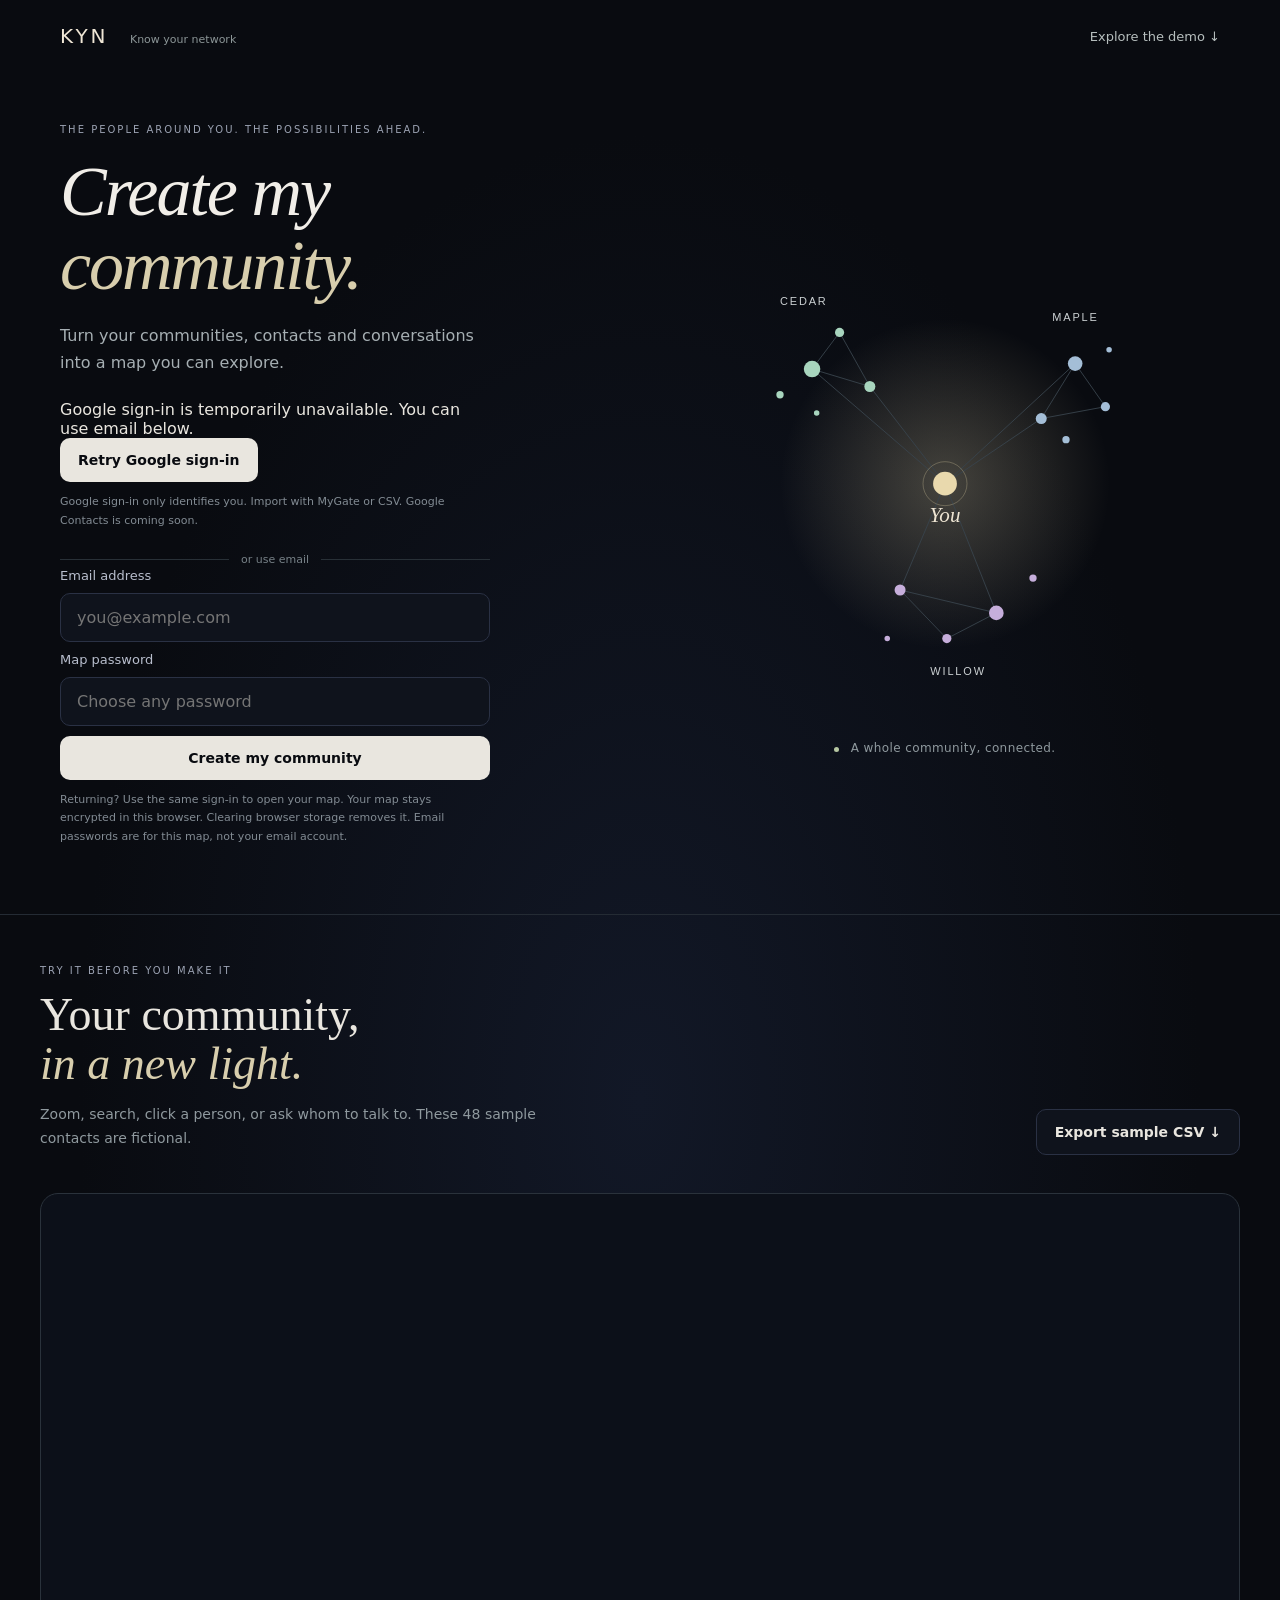
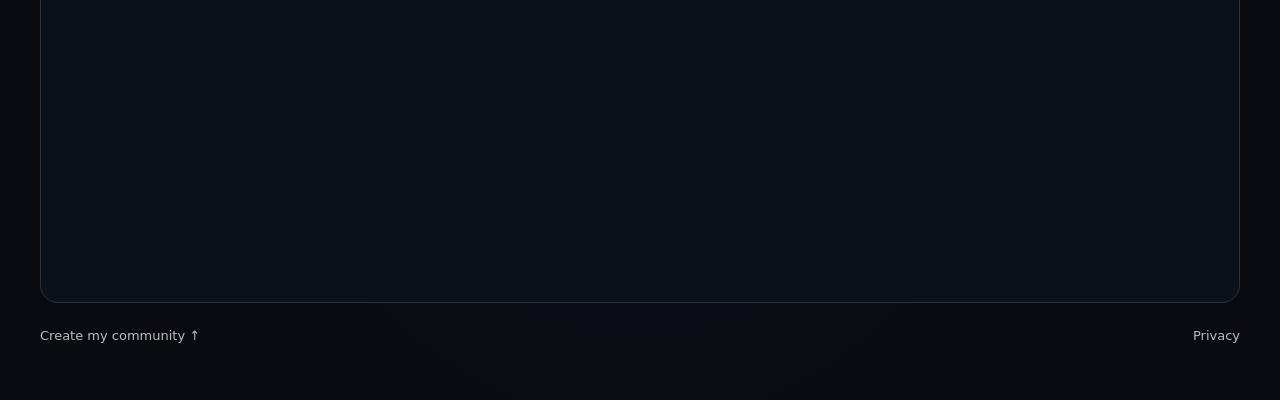
<file: index.html>
<!doctype html>
<html lang="en">
  <head>
    <meta charset="utf-8" />
    <meta name="viewport" content="width=device-width,initial-scale=1" />
    <meta name="referrer" content="strict-origin-when-cross-origin" />
    <meta name="robots" content="noindex,nofollow" />
    <title>KYN · Create my community</title>
    <link rel="stylesheet" href="assets/community.css" />
  </head>
  <body>
    <main id="setup" class="homepage">
      <nav class="home-nav"><a class="brand" href="index.html">KYN <span>Know your network</span></a><a href="#demo-section">Explore the demo ↓</a></nav>
      <div class="home-hero">
        <div class="home-copy">
          <div class="eyebrow">The people around you. The possibilities ahead.</div>
          <h1>Create my<br><em>community.</em></h1>
          <p class="home-description">Turn your communities, contacts and conversations into a map you can explore.</p>
          <div id="google-login"></div>
          <button id="google-login-start" type="button">Continue with Google</button>
          <p class="fine">Google sign-in only identifies you. Import with MyGate or CSV. Google Contacts is coming soon.</p>
          <div class="login-divider"><span>or use email</span></div>
          <form id="create-form">
            <label for="owner-email">Email address</label><input id="owner-email" type="email" autocomplete="email" required placeholder="you@example.com" />
            <label for="password">Map password</label><input id="password" type="password" autocomplete="current-password" required placeholder="Choose any password" />
            <button id="create" type="submit">Create my community</button>
          </form>
          <p class="fine">Returning? Use the same sign-in to open your map. Your map stays encrypted in this browser. Clearing browser storage removes it. Email passwords are for this map, not your email account.</p>
          <section id="saved" hidden>
            <details><summary>Open an earlier map</summary>
              <form id="unlock-form"><label for="map-choice">Choose a saved map</label><select id="map-choice"></select><label for="unlock-password">Map password</label><input id="unlock-password" type="password" autocomplete="current-password" required /><button type="submit">Unlock my map</button></form>
            </details>
          </section>
          <button id="reset-preview" class="secondary" type="button" hidden>Reset saved preview data</button>
        </div>
        <div class="hero-network" aria-label="Illustration of a community network">
          <svg viewBox="0 0 600 560" role="img" aria-label="A community with connections across Cedar, Maple and Willow">
            <defs><radialGradient id="glow"><stop stop-color="#f4e5b9" stop-opacity=".25"/><stop offset="1" stop-color="#f4e5b9" stop-opacity="0"/></radialGradient></defs>
            <circle cx="300" cy="280" r="180" fill="url(#glow)"/>
            <g stroke="#38434c" stroke-width="1"><path d="M300 280 155 155 185 115 218 174 300 280 442 149 475 196 405 209 300 280 356 421 302 449 251 396 300 280M155 155 218 174M442 149 405 209M356 421 251 396" fill="none"/></g>
            <g fill="#a8d5be"><circle cx="155" cy="155" r="9"/><circle cx="185" cy="115" r="5"/><circle cx="218" cy="174" r="6"/><circle cx="120" cy="183" r="4"/><circle cx="160" cy="203" r="3"/></g>
            <g fill="#a4bed7"><circle cx="442" cy="149" r="8"/><circle cx="475" cy="196" r="5"/><circle cx="405" cy="209" r="6"/><circle cx="479" cy="134" r="3"/><circle cx="432" cy="232" r="4"/></g>
            <g fill="#c6aedb"><circle cx="356" cy="421" r="8"/><circle cx="302" cy="449" r="5"/><circle cx="251" cy="396" r="6"/><circle cx="396" cy="383" r="4"/><circle cx="237" cy="449" r="3"/></g>
            <circle cx="300" cy="280" r="13" fill="#e9d9ad"/><circle cx="300" cy="280" r="24" fill="none" stroke="#e9d9ad" opacity=".3"/>
            <g fill="#cbd0d2" font-family="sans-serif" font-size="12" letter-spacing="2"><text x="120" y="85">CEDAR</text><text x="417" y="103">MAPLE</text><text x="284" y="489">WILLOW</text></g>
            <text x="300" y="322" text-anchor="middle" fill="#eee5d3" font-family="Georgia,serif" font-style="italic" font-size="23">You</text>
          </svg>
          <div class="network-caption"><span class="status-dot"></span> A whole community, connected.</div>
        </div>
      </div>
    </main>
    <section id="demo-section" class="demo-section">
      <div class="demo-heading"><div><div class="eyebrow">Try it before you make it</div><h2>Your community,<br><em>in a new light.</em></h2><p>Zoom, search, click a person, or ask whom to talk to. These 48 sample contacts are fictional.</p></div><button id="sample-export" class="secondary">Export sample CSV ↓</button></div>
      <p id="sample-loading" role="status">Loading the interactive sample…</p>
      <iframe id="sample-map" title="Interactive sample community map" sandbox="allow-scripts" referrerpolicy="no-referrer"></iframe>
      <div class="demo-footer"><a href="#setup">Create my community ↑</a><a href="privacy.html">Privacy</a></div>
    </section>
    <main id="sources" class="wrap wide" hidden>
      <div class="toolbar">
        <button id="view-map" class="secondary">View my map</button
        ><button class="secondary lock-map">Sign out</button>
      </div>
      <div class="eyebrow">Your private network</div>
      <h1>Add to your map</h1>
      <p id="map-summary"></p>
      <div class="source-grid">
        <button class="source" data-source="MYGATE">
          <strong>MyGate community</strong
          ><span>Import your community privately</span>
        </button>
        <button class="source" data-source="GOOGLE" disabled aria-disabled="true">
          <strong>Google Contacts</strong
          ><span>Coming soon</span>
        </button>
        <button class="source" data-source="GMAIL" disabled aria-disabled="true">
          <strong>Gmail</strong><span>Coming soon</span>
        </button>
        <button class="source" data-source="LINKEDIN">
          <strong>LinkedIn</strong><span>Official connections.csv export</span>
        </button>
        <button class="source" data-source="CSV">
          <strong>Import from CSV</strong><span>Upload and match your columns</span>
        </button>
      </div>
      <button id="open-research">Research professions automatically</button>
      <button id="open-enrichment" class="secondary">Find public profiles</button>
      <p class="fine">
        Files stay in this browser. Google data comes directly from Google after
        your consent. Imports are added only to this unlocked map.
        <a href="privacy.html" target="_blank" rel="noopener"
          >Privacy details</a
        >
      </p>
    </main>
    <main id="research" class="wrap wide" hidden>
      <div class="toolbar"><button id="research-view-map" class="secondary">View my map</button><button id="research-disable" class="secondary">Turn off automatic research</button></div>
      <div class="eyebrow">Who lives here. What they do.</div>
      <h1>Research your network</h1>
      <p>We search each name with the context below, find professional roles on public websites, and save the evidence in your private map. New imports are researched automatically once enabled.</p>
      <form id="research-form">
        <div class="mapping-grid">
          <label>City or area<input id="research-city" maxlength="100" placeholder="e.g. Hyderabad" /></label>
          <label>Community (optional)<input id="research-community" maxlength="100" placeholder="e.g. Rajapushpa Atria" /></label>
          <label>University (optional)<input id="research-university" maxlength="100" placeholder="For a shared alumni network" /></label>
        </div>
        <label class="confirmation"><input id="research-consent" type="checkbox" required /> Allow automatic searches using contact names, company/university labels and the location above.</label>
        <p class="fine">Names and this context pass through our server to Tavily web search. Phone numbers, emails and flat numbers are not sent. Search providers may retain queries. Results are encrypted in this browser. Free shared allowance: up to 1,000 searches/month, then research pauses without charges. Keep this page open while it runs; progress can resume later. <a href="privacy.html" target="_blank" rel="noopener noreferrer">Privacy details</a></p>
        <button id="research-run" type="submit">Start automatic research</button>
      </form>
      <button id="research-pause" class="secondary" hidden>Pause research</button>
      <p id="research-progress" role="status"></p><p id="research-summary"></p>
      <p class="fine">Strong and Possible are professional-profile matches, not proof of residency. Only matches you recognise are marked Confirmed by you. Existing imports are retained.</p>
      <label for="research-filter">Search researched contacts</label><input id="research-filter" type="search" placeholder="Name, doctor, founder, company or block" />
      <label for="research-status-filter">Show</label><select id="research-status-filter"><option value="all">All contacts</option><option value="review">Uncertain matches to review</option></select>
      <div class="preview-table"><table><thead><tr><th>Name</th><th>Unit / block</th><th>Profession / organisation</th><th>Confidence</th><th>Evidence</th></tr></thead><tbody id="research-rows"></tbody></table></div>
      <p class="fine">Showing up to 80 matching rows. Search above to find anyone in your map.</p>
      <section id="research-review" hidden></section>
    </main>
    <main id="enrichment" class="wrap wide" hidden>
      <button id="enrichment-back" class="back-button secondary">‹ Back to your map</button>
      <div class="eyebrow">Understand your network</div>
      <h1>Find public profiles</h1>
      <p>Find a profession or company, review the evidence, then add it to your private map.</p>
      <p class="fine">Wikidata covers mostly notable people. GitHub covers people with public developer profiles. Many contacts will have no match. These profiles may be outdated; a shared name does not confirm identity.</p>
      <label for="enrichment-filter">Find a contact in your map</label>
      <input id="enrichment-filter" type="search" placeholder="Search your saved contacts" />
      <label for="enrichment-contact">Contact to enrich</label><select id="enrichment-contact"></select>
      <p class="fine">Showing up to 100 local matches. Type above to find anyone in your map.</p>
      <p id="enrichment-existing" class="fine"></p>
      <button id="enrichment-remove" class="secondary" hidden>Remove added profile details</button>
      <form id="enrichment-search">
        <label for="enrichment-query">Name to search publicly</label><input id="enrichment-query" maxlength="100" required />
        <label for="enrichment-source">Public source</label><select id="enrichment-source"><option>Wikidata</option><option>GitHub</option></select>
        <p class="fine">Searching sends only the name above to the selected service, which also receives your IP address. Your email addresses, phone numbers and community details stay here. Nothing is searched automatically. <a href="privacy.html" target="_blank" rel="noopener noreferrer">Privacy details</a></p>
        <button id="enrichment-submit" type="submit">Search public profiles</button>
      </form>
      <p id="enrichment-status" role="status"></p>
      <div id="enrichment-results"></div>
      <form id="enrichment-confirm" hidden>
        <h2>Review this profile</h2><p id="enrichment-evidence"></p>
        <a id="enrichment-link" target="_blank" rel="noopener noreferrer">Read the public profile ↗</a>
        <label for="enrichment-role">Profession to add</label><input id="enrichment-role" maxlength="500" required />
        <label for="enrichment-company">Company to add (optional)</label><input id="enrichment-company" maxlength="500" />
        <label class="confirmation"><input id="enrichment-identity" type="checkbox" required /> I checked this is my contact and these details are supported by the profile.</label>
        <p class="fine">Your confirmation is saved with the source link. This is not independent verification. You can remove these details to restore the imported fields.</p>
        <button type="submit">Save profile to my map</button>
      </form>
    </main>
    <main id="import-panel" class="wrap wide" hidden>
      <button class="back-button secondary" id="back-sources">
        ‹ All sources
      </button>
      <div class="eyebrow">Add to your map</div>
      <h1 id="source-title"></h1>
      <div id="source-guide"></div>
      <div id="file-controls" hidden>
        <label for="import-file">Choose an export file</label
        ><input id="import-file" type="file" accept=".csv,text/csv" />
        <p class="fine">
          Up to 25 MB and 25,000 contacts. Your file is processed locally.
        </p>
      </div>
      <form id="mapping-form" hidden>
        <h2>Match your columns</h2>
        <p>
          A name is required. Choose a full name column, or first and last
          names. Optional fields can be left out.
        </p>
        <div id="mapping-fields" class="mapping-grid"></div>
        <button type="submit">Preview import</button>
      </form>
      <button id="google-signin" hidden>Continue with Google</button
      ><button id="mygate-start" hidden>Import from MyGate</button>
      <button id="skip-google" class="secondary" hidden>Use MyGate or CSV instead</button>
      <div id="mygate-wait" hidden>
        <a id="verify" class="button" target="_blank" rel="noopener noreferrer"
          >Import from MyGate ↗</a
        >
        <p id="progress" role="status"></p>
        <button id="retry-mygate" class="secondary" hidden>Check import again</button>
        <button id="restart-mygate" class="secondary" hidden>Start a new verification</button>
      </div>
      <div class="toolbar">
        <button id="cancel-import" class="secondary" hidden>
          Cancel import
        </button>
      </div>
    </main>
    <main id="review" class="wrap wide" hidden>
      <div id="review-status" class="eyebrow">Import preview</div>
      <h1 id="review-title">Review your import</h1>
      <p id="review-summary"></p>
      <p id="review-detail" class="fine"></p>
      <div id="review-preview" class="preview-table">
        <table>
          <thead>
            <tr>
              <th>Name</th>
              <th>Contact</th>
              <th>Company / unit</th>
            </tr>
          </thead>
          <tbody id="preview-rows"></tbody>
        </table>
      </div>
      <p id="review-help" class="fine">
        Showing up to 8 contacts. Repeated records from the same source are not
        duplicated; matching email addresses can link sources within your map.
        Names alone never merge people.
      </p>
      <div class="toolbar">
        <button id="save-import">Add to my map</button
        ><button id="discard-import" class="secondary">Discard import</button>
      </div>
    </main>
    <div id="notice" role="status" aria-live="polite"></div>
    <section id="map-view" hidden aria-label="Your private network">
      <iframe
        id="map-frame"
        title="Your private network"
        sandbox="allow-scripts allow-same-origin"
      ></iframe
      ><button id="export-contacts" type="button">Export CSV</button>
      <button id="add-contacts" aria-label="Add to your map">Add</button
      ><button id="lock">Sign out</button>
    </section>
    <script type="module" src="assets/community.mjs"></script>
  </body>
</html>
</file>
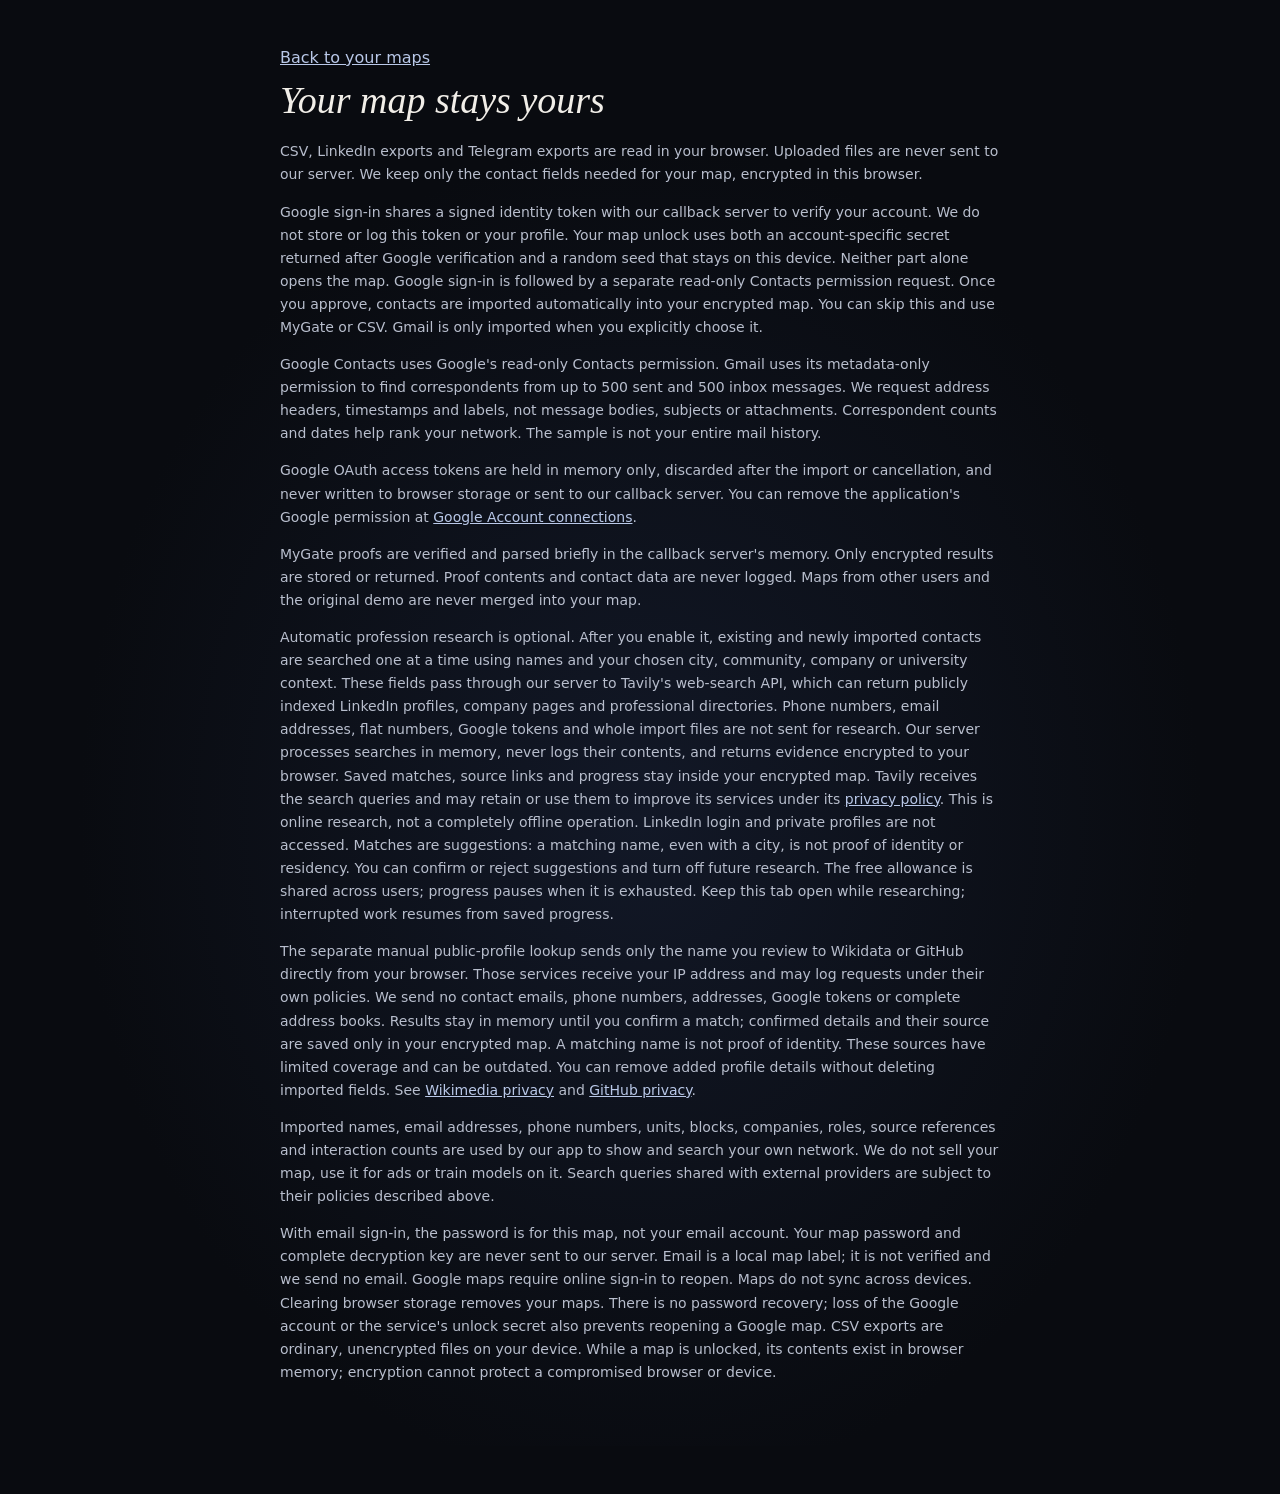
<file: privacy.html>
<!doctype html>
<html lang="en">
  <meta charset="utf-8" /><meta
    name="viewport"
    content="width=device-width,initial-scale=1"
  /><meta name="robots" content="noindex,nofollow" /><title>
    Your private map - privacy</title
  ><link rel="stylesheet" href="assets/community.css" />
  <main class="wrap wide">
    <a href="community.html">Back to your maps</a>
    <h1>Your map stays yours</h1>
    <p>
      CSV, LinkedIn exports and Telegram exports are read in your browser.
      Uploaded files are never sent to our server. We keep only the contact
      fields needed for your map, encrypted in this browser.
    </p>
    <p>
      Google sign-in shares a signed identity token with our callback server to
      verify your account. We do not store or log this token or your profile.
      Your map unlock uses both an account-specific secret returned after Google
      verification and a random seed that stays on this device. Neither part alone
      opens the map. Google sign-in is followed by a separate read-only Contacts permission request. Once you approve, contacts are imported automatically into your encrypted map. You can skip this and use MyGate or CSV. Gmail is only imported when you explicitly choose it.
    </p>
    <p>
      Google Contacts uses Google's read-only Contacts permission. Gmail uses
      its metadata-only permission to find correspondents from up to 500 sent
      and 500 inbox messages. We request address headers, timestamps and labels,
      not message bodies, subjects or attachments. Correspondent counts and
      dates help rank your network. The sample is not your entire mail history.
    </p>
    <p>
      Google OAuth access tokens are held in memory only, discarded after the
      import or cancellation, and never written to browser storage or sent to
      our callback server. You can remove the application's Google permission at
      <a
        href="https://myaccount.google.com/permissions"
        target="_blank"
        rel="noopener noreferrer"
        >Google Account connections</a
      >.
    </p>
    <p>
      MyGate proofs are verified and parsed briefly in the callback server's
      memory. Only encrypted results are stored or returned. Proof contents and
      contact data are never logged. Maps from other users and the original demo
      are never merged into your map.
    </p>
    <p>
      Automatic profession research is optional. After you enable it, existing and newly
      imported contacts are searched one at a time using names and your chosen city,
      community, company or university context. These fields pass through our server
      to Tavily's web-search API, which can return publicly indexed LinkedIn profiles,
      company pages and professional directories. Phone numbers, email addresses,
      flat numbers, Google tokens and whole import files are not sent for research.
      Our server processes searches in memory, never logs their contents, and returns
      evidence encrypted to your browser. Saved matches, source links and progress
      stay inside your encrypted map. Tavily receives the search queries and may
      retain or use them to improve its services under its <a href="https://www.tavily.com/privacy" target="_blank" rel="noopener noreferrer">privacy policy</a>.
      This is online research, not a completely offline operation. LinkedIn login
      and private profiles are not accessed. Matches are suggestions: a matching
      name, even with a city, is not proof of identity or residency. You can confirm
      or reject suggestions and turn off future research. The free allowance is shared
      across users; progress pauses when it is exhausted. Keep this tab open while
      researching; interrupted work resumes from saved progress.
    </p>
    <p>
      The separate manual public-profile lookup sends only the name you review to
      Wikidata or GitHub directly from your browser. Those services receive your IP address
      and may log requests under their own policies. We send no contact emails, phone numbers,
      addresses, Google tokens or complete address books. Results stay in memory until you
      confirm a match; confirmed details and their source are saved only in your encrypted map.
      A matching name is not proof of identity. These sources have limited coverage and can be
      outdated. You can remove added profile details without deleting imported fields.
      See <a href="https://foundation.wikimedia.org/wiki/Policy:Privacy_policy" target="_blank" rel="noopener noreferrer">Wikimedia privacy</a>
      and <a href="https://docs.github.com/en/site-policy/privacy-policies/github-general-privacy-statement" target="_blank" rel="noopener noreferrer">GitHub privacy</a>.
    </p>
    <p>
      Imported names, email addresses, phone numbers, units, blocks, companies,
      roles, source references and interaction counts are used by our app to show and
      search your own network. We do not sell your map, use it for ads or train
      models on it. Search queries shared with external providers are subject to
      their policies described above.
    </p>
    <p>
      With email sign-in, the password is for this map, not your email account.
      Your map password and complete decryption key are never sent to our server.
      Email is a local map label; it is not verified and we send no email.
      Google maps require online sign-in to reopen. Maps do not sync across devices.
      Clearing browser storage removes your maps. There is no password recovery;
      loss of the Google account or the service's unlock secret also prevents reopening
      a Google map. CSV exports are ordinary, unencrypted files on your device. While a
      map is unlocked, its contents exist in browser memory; encryption cannot
      protect a compromised browser or device.
    </p>
  </main>
</html>
</file>
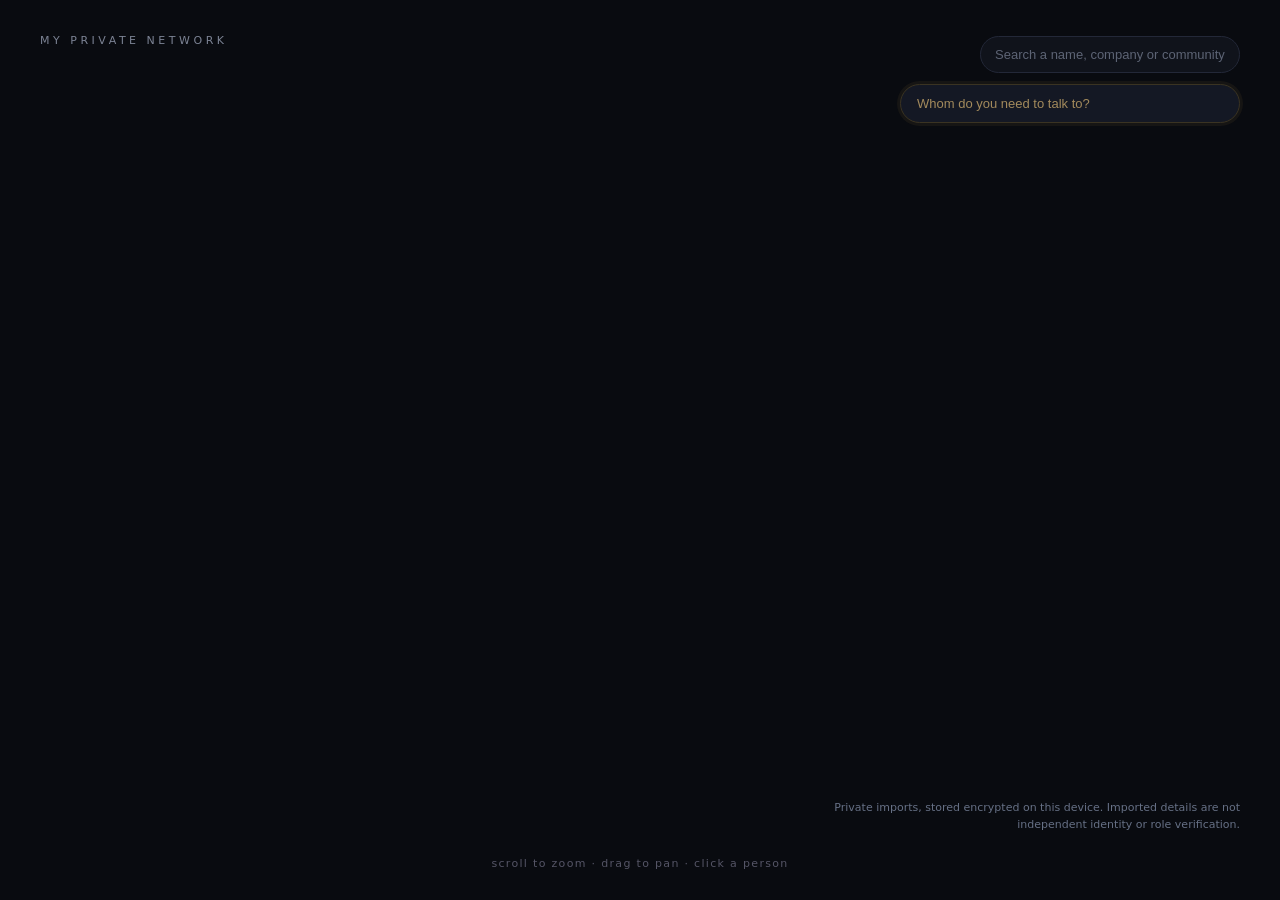
<file: assets/community-renderer.html>
<!doctype html>
<html lang="en"><head><meta charset="utf-8"><meta name="robots" content="noindex,nofollow,noarchive">
<meta name="viewport" content="width=device-width,initial-scale=1,maximum-scale=1,user-scalable=no,viewport-fit=cover">
<title>My community · Network Map</title>
<style>
@font-face{font-family:NS,'Noto Sans',sans-serif;font-weight:300;src:url([data-uri]) format('woff')}
@font-face{font-family:NS,'Noto Sans',sans-serif;font-weight:400;src:url([data-uri]) format('woff')}
@font-face{font-family:NS,'Noto Sans',sans-serif;font-weight:600;src:url([data-uri]) format('woff')}
@font-face{font-family:NSerif,'Noto Serif',serif;font-style:italic;font-weight:300;src:url([data-uri]) format('woff')}
@font-face{font-family:NSerif,'Noto Serif',serif;font-style:italic;font-weight:400;src:url([data-uri]) format('woff')}
:root{--bg:#090B10;--ink:#E9E6DF;--mute:#7C8394;--line:#1C2130}
*{box-sizing:border-box}
html,body{margin:0;height:100%;background:var(--bg);color:var(--ink);font-family:NS,'Noto Sans',system-ui,sans-serif;overflow:hidden}
#stage{position:fixed;inset:0}
svg{display:block;width:100%;height:100%;cursor:grab}
svg.drag{cursor:grabbing}
.lbl-name{font-family:NS,'Noto Sans',sans-serif;font-weight:600;fill:#F1EEE8;paint-order:stroke;stroke:#090B10;stroke-width:4px;stroke-linejoin:round}
.lbl-org{font-family:NS,'Noto Sans',sans-serif;font-weight:300;fill:#9AA1B2;paint-order:stroke;stroke:#090B10;stroke-width:4px;stroke-linejoin:round}
.cl-title{font-family:NS,'Noto Sans',sans-serif;font-weight:600;letter-spacing:.22em;fill:#CFCAC0;text-transform:uppercase}
.cl-count{font-family:NS,'Noto Sans',sans-serif;font-weight:300;fill:#7C8394;letter-spacing:.08em}
.node{transition:opacity .2s}
.dim .node:not(.hl){opacity:.12}
.dim .edge:not(.hl){opacity:.03}
#hud{position:fixed;left:40px;top:34px;pointer-events:none}
#hud .eyebrow{font-size:11px;letter-spacing:.32em;color:var(--mute);text-transform:uppercase}
#hud h1{font-family:NSerif,'Noto Serif',serif;font-style:italic;font-weight:300;font-size:40px;margin:8px 0 6px;letter-spacing:-.01em}
#hud .sub{font-size:13px;color:#9AA1B2;font-weight:300;max-width:520px;line-height:1.5}
#legend{position:fixed;left:40px;bottom:32px;font-size:12px;color:#AEB4C2;font-weight:300}
#legend .row{display:flex;align-items:center;gap:10px;margin:6px 0}
#legend .dot{width:10px;height:10px;border-radius:50%}
#legend .h{font-size:10px;letter-spacing:.3em;color:var(--mute);text-transform:uppercase;margin-bottom:10px}
#note{position:fixed;right:40px;bottom:32px;font-size:11px;color:#667085;font-weight:300;text-align:right;line-height:1.6;max-width:460px}
#search{position:fixed;right:40px;top:36px;width:260px;background:#10131B;border:1px solid #232838;color:var(--ink);font:300 13px NS,'Noto Sans',sans-serif;padding:10px 14px;border-radius:999px;outline:none}
#search::placeholder{color:#5D6475}
#tip{position:fixed;pointer-events:none;background:rgba(14,17,25,.96);border:1px solid #262C3D;border-radius:10px;padding:10px 13px;font-size:12px;max-width:320px;opacity:0;transition:opacity .12s;box-shadow:0 10px 30px rgba(0,0,0,.5)}
#tip b{display:block;font-weight:600;font-size:13px;margin-bottom:3px}
#tip .r{color:#B4BACA;font-weight:300;line-height:1.45}
#tip .m{color:#6F7789;font-size:11px;margin-top:6px;letter-spacing:.02em}
#card{position:fixed;right:40px;top:92px;width:320px;background:#0F121A;border:1px solid #242A3A;border-radius:14px;padding:18px 20px;display:none;box-shadow:0 20px 50px rgba(0,0,0,.55)}
#card .t{font-size:10px;letter-spacing:.3em;color:var(--mute);text-transform:uppercase}
#card h2{font-family:NSerif,'Noto Serif',serif;font-style:italic;font-weight:400;font-size:24px;margin:8px 0 6px}
#card p{margin:0 0 10px;font-size:13px;color:#B4BACA;font-weight:300;line-height:1.5}
#card a{display:inline-block;margin-top:4px;color:#090B10;background:#E9B65A;text-decoration:none;font-size:12px;font-weight:600;padding:8px 14px;border-radius:999px}
#card .x{position:absolute;right:14px;top:10px;color:#6F7789;cursor:pointer;font-size:18px}
#hint{position:fixed;left:50%;bottom:30px;transform:translateX(-50%);font-size:11px;color:#556;letter-spacing:.12em}
body.static #search,body.static #tip,body.static #card,body.static #hint{display:none}
body.static #hud{left:96px;top:84px}
body.static #hud .eyebrow{font-size:20px}
body.static #hud h1{font-size:76px;margin:16px 0 12px}
body.static #hud .sub{font-size:24px;max-width:1000px}
body.static #legend{left:96px;bottom:80px;font-size:22px}
body.static #legend .dot{width:18px;height:18px}
body.static #legend .row{gap:16px;margin:11px 0}
body.static #legend .h{font-size:17px;margin-bottom:16px}
body.static #note{right:96px;bottom:80px;font-size:18px;max-width:900px}
</style><style>#hud h1{max-width:calc(100vw - 440px);white-space:nowrap;overflow:hidden;text-overflow:ellipsis}@media(min-width:761px){#note{bottom:66px}}@media(max-width:760px){#hud h1{max-width:100%}}</style></head>
<body>
<div id="stage"><svg id="svg" xmlns="http://www.w3.org/2000/svg"></svg></div>
<div id="hud"><div class="eyebrow">My private network</div><h1 id="community-title"></h1><div class="sub" id="sub"></div></div>
<div id="legend"></div>
<div id="note">Private imports, stored encrypted on this device. Imported details are not independent identity or role verification.</div>
<input id="search" placeholder="Search a name, company or community" autocomplete="off">
<div id="tip"></div>
<div id="card"><span class="x" id="cx">×</span><div class="back" id="cback">‹ Back to results</div><div class="t" id="ct"></div><h2 id="cn"></h2><p id="cr"></p><p id="cm" style="color:#6F7789;font-size:12px"></p><div class="cc" id="cc"></div><a id="cl" target="_blank" rel="noopener">Open profile ↗</a></div>
<div id="hint">scroll to zoom · drag to pan · click a person</div>
<script>
const D=__COMMUNITY_DATA__;
const ASK=__COMMUNITY_CONTACTS__;
const OWNER=__COMMUNITY_OWNER__;
const STATIC=location.hash==='#static';
if(STATIC)document.body.classList.add('static');
const TIER={resident:['#5FD4C0','MyGate residents'],contact:['#6EA8FE','Imported contacts'],correspondent:['#E9B65A','Correspondents']};
const NS='http://www.w3.org/2000/svg';
const svg=document.getElementById('svg');
const el=(t,a,p)=>{const e=document.createElementNS(NS,t);for(const k in a)e.setAttribute(k,a[k]);if(p)p.appendChild(e);return e};
const P=D.people, byC=Object.create(null);D.clusters.forEach(c=>byC[c.name]=c);
document.getElementById('community-title').textContent='The network of '+OWNER;
document.getElementById('sub').textContent=`${P.length} people across ${D.clusters.length} sources and communities.`;
const lg=document.getElementById('legend');lg.innerHTML='<div class="h">Your connections</div>'+Object.values(TIER).map(([c,l])=>`<div class="row"><span class="dot" style="background:${c}"></span>${l}</div>`).join('');
// defs
const defs=el('defs',{},svg);
const rg=el('radialGradient',{id:'bgv',cx:'50%',cy:'52%',r:'65%'},defs);el('stop',{offset:'0%','stop-color':'#121726'},rg);el('stop',{offset:'100%','stop-color':'#090B10'},rg);
const cg=el('radialGradient',{id:'clg'},defs);el('stop',{offset:'0%','stop-color':'#8C94AA','stop-opacity':.10},cg);el('stop',{offset:'70%','stop-color':'#8C94AA','stop-opacity':.035},cg);el('stop',{offset:'100%','stop-color':'#8C94AA','stop-opacity':0},cg);
const hg=el('radialGradient',{id:'hubg'},defs);el('stop',{offset:'0%','stop-color':'#F6E7C8','stop-opacity':.55},hg);el('stop',{offset:'100%','stop-color':'#F6E7C8','stop-opacity':0},hg);
const W=D.W,H=D.H;
el('rect',{x:-W,y:-H,width:W*3,height:H*3,fill:'url(#bgv)'},svg);
const world=el('g',{id:'world'},svg);
const gE=el('g',{},world),gC=el('g',{},world),gN=el('g',{},world);
const labels=el('g',{},svg);
const [hx,hy]=D.hub;
// clusters
D.clusters.forEach(c=>{
  el('circle',{cx:c.x,cy:c.y,r:c.R*1.35,fill:'url(#clg)'},gC);
  el('circle',{cx:c.x,cy:c.y,r:c.R,fill:'none',stroke:'#2A3144','stroke-width':1.2,'stroke-dasharray':'2 6'},gC);
  // spoke from account holder
  const dx=c.x-hx,dy=c.y-hy,L=Math.hypot(dx,dy);
  const sx=hx+dx/L*46,sy=hy+dy/L*46,ex=c.x-dx/L*c.R,ey=c.y-dy/L*c.R;
  const lgd=el('linearGradient',{id:'sp'+(c.x|0),gradientUnits:'userSpaceOnUse',x1:sx,y1:sy,x2:ex,y2:ey},defs);
  el('stop',{offset:'0%','stop-color':'#F6E7C8','stop-opacity':.55},lgd);el('stop',{offset:'100%','stop-color':'#8C94AA','stop-opacity':.12},lgd);
  el('line',{x1:sx,y1:sy,x2:ex,y2:ey,stroke:`url(#sp${c.x|0})`,'stroke-width':1.6},gE);
});
// edges: cluster center -> node, and cross-affiliation arcs
const edgesOf={};
P.forEach(p=>{
  const c=byC[p.primary];const col=TIER[p.tier][0];
  const e=el('line',{x1:c.x,y1:c.y,x2:p.x,y2:p.y,stroke:col,'stroke-opacity':p.tier==='unknown'?.05:.11,'stroke-width':.8,class:'edge'},gE);
  (edgesOf[p.id]=edgesOf[p.id]||[]).push(e);
  p.clusters.filter(k=>k!==p.primary).forEach(k=>{const o=byC[k];
    const mx=(p.x+o.x)/2,my=(p.y+o.y)/2,dx=o.x-p.x,dy=o.y-p.y;const bend=.18;
    const qx=mx-dy*bend,qy=my+dx*bend;
    const a=el('path',{d:`M${p.x},${p.y} Q${qx},${qy} ${o.x},${o.y}`,fill:'none',stroke:col,'stroke-opacity':.16,'stroke-width':1,class:'edge'},gE);
    edgesOf[p.id].push(a);});
});
// nodes
const nodeEl={};
[...P].sort((a,b)=>a.r-b.r).forEach(p=>{
  const col=TIER[p.tier][0];const g=el('g',{class:'node','data-id':p.id},gN);
  const dim=p.conf==='Not sure'?.35:(p.conf==='Possible'?.7:1);
  if(p.r>=9)el('circle',{cx:p.x,cy:p.y,r:p.r*2.2,fill:col,'fill-opacity':.08},g);
  el('circle',{cx:p.x,cy:p.y,r:p.r,fill:col,'fill-opacity':dim},g);
  if(p.clusters.length>1)el('circle',{cx:p.x,cy:p.y,r:p.r+3.2,fill:'none',stroke:col,'stroke-opacity':.7,'stroke-width':1},g);
  nodeEl[p.id]=g;
});
// account holder
el('circle',{cx:hx,cy:hy,r:130,fill:'url(#hubg)'},world);
[70,96].forEach((r,i)=>el('circle',{cx:hx,cy:hy,r,fill:'none',stroke:'#F6E7C8','stroke-opacity':.16-i*.06,'stroke-width':1},world));
el('circle',{cx:hx,cy:hy,r:26,fill:'#F6E7C8'},world);
el('circle',{cx:hx,cy:hy,r:34,fill:'none',stroke:'#F6E7C8','stroke-opacity':.5,'stroke-width':1.2},world);
// ---------- zoom / pan ----------
let k=1,tx=0,ty=0;
function fit(){const vw=innerWidth,vh=innerHeight;k=Math.min(vw/W,vh/H);tx=(vw-W*k)/2;ty=(vh-H*k)/2;}
fit();
function apply(){world.setAttribute('transform',`translate(${tx},${ty}) scale(${k})`);svg.querySelector('rect').setAttribute('transform',`translate(${tx},${ty}) scale(${k})`);schedule();}
// ---------- labels (screen-space, collision-free) ----------
const cv=document.createElement('canvas').getContext('2d');
const S=STATIC?1.0:1.0;
function fonts(){const base=STATIC?1:Math.max(.62,Math.min(1,k*1.6));return {n:(STATIC?21:13*base+2),o:(STATIC?16:10*base+1.5),ct:(STATIC?20:11),cc:(STATIC?16:10)}}
function short(s,n){if(!s)return '';s=s.replace(/\s*\((his own label|Possible match|IIIT-H alum|name match only)\)/ig,'');return s.length>n?s.slice(0,n-1).trim()+'…':s}
const ranked=[...P].sort((a,b)=>b.prio-a.prio);
let raf=0;function schedule(){if(!raf)raf=requestAnimationFrame(()=>{raf=0;drawLabels()})}
function drawLabels(){
  while(labels.firstChild)labels.firstChild.remove();
  const F=fonts();const boxes=[];const vw=innerWidth,vh=innerHeight;
  const hit=(b)=>boxes.some(o=>b.x<o.x+o.w&&b.x+b.w>o.x&&b.y<o.y+o.h&&b.y+b.h>o.y);
  const sc=(x,y)=>[x*k+tx,y*k+ty];
  // obstacles: account holder, big nodes
  const [HX,HY]=sc(hx,hy);boxes.push({x:HX-40*k-4,y:HY-40*k-4,w:80*k+8,h:80*k+8});
  // account holder label
  cv.font=`italic 300 ${F.n*1.5}px NSerif, 'Noto Serif'`;const hw=cv.measureText(OWNER.split(/\s+/)[0]).width;
  const hl={x:HX-hw/2,y:HY+44*k+6,w:hw,h:F.n*1.6};boxes.push(hl);
  const t=el('text',{x:HX,y:hl.y+F.n*1.25,'text-anchor':'middle','font-size':F.n*1.5,style:"font-family:NSerif,'Noto Serif',serif;font-style:italic;font-weight:300;fill:#F6E7C8;paint-order:stroke;stroke:#090B10;stroke-width:4px"},labels);t.textContent=OWNER.split(/\s+/)[0];
  // cluster titles above each cluster
  D.clusters.forEach(c=>{const [X,Y]=sc(c.x,c.y-c.R);cv.font=`600 ${F.ct}px NS, 'Noto Sans'`;const txt=c.name.toUpperCase();const w=cv.measureText(txt).width*1.25;
    const b={x:X-w/2-6,y:Y-F.ct*2.9,w:w+12,h:F.ct*2.7};boxes.push(b);
    const a=el('text',{x:X,y:Y-F.ct*1.55,'text-anchor':'middle','font-size':F.ct,class:'cl-title'},labels);a.textContent=c.name;
    const n=el('text',{x:X,y:Y-F.ct*0.35,'text-anchor':'middle','font-size':F.cc,class:'cl-count'},labels);n.textContent=c.total+' people';});
  P.forEach(p=>{if(p.r>=6){const [X,Y]=sc(p.x,p.y);const r=p.r*k+2;boxes.push({x:X-r,y:Y-r,w:2*r,h:2*r})}});
  let placed=0;const miss=[];const cap=STATIC?95:Math.round(90+(k*k)*40);
  for(const p of ranked){
    if(placed>=cap)break; if(!p.t&&(STATIC||k<0.9))continue; if(p.tier==='unknown'&&k<2)continue; if(p.conf==='Not sure')continue; if(p.prio<20&&k<1.2)continue;
    const [X,Y]=sc(p.x,p.y); if(X<0||Y<0||X>vw||Y>vh)continue;
    for(const withOrg of [true,false]){
    const org0=p.tier==='inner'&&!p.role?('Grade '+p.extra.grade+(p.extra.connect?' · connect '+p.extra.connect+'/10':'')):short(p.role,34);const org=withOrg?org0:'';const nm=short(p.name,26);
    cv.font=`600 ${F.n}px NS, 'Noto Sans'`;const wn=cv.measureText(nm).width;cv.font=`300 ${F.o}px NS, 'Noto Sans'`;const wo=org?cv.measureText(org).width:0;
    const w=Math.max(wn,wo)+4,h=F.n*1.15+(org?F.o*1.25:0);const r=p.r*k+5;
    const cands=[[r,-h/2,'start'],[-r-w,-h/2,'end'],[-w/2,-r-h,'middle'],[-w/2,r,'middle'],[r*.7,-r*.7-h,'start'],[-r*.7-w,-r*.7-h,'end'],[r*.7,r*.7,'start'],[-r*.7-w,r*.7,'end']];
    const c0=byC[p.primary],ox=p.x-c0.x,oy=p.y-c0.y;let order;
    if(Math.abs(ox)>Math.abs(oy)*0.55) order=ox>0?[0,4,6,2,3,1,5,7]:[1,5,7,2,3,0,4,6]; else order=oy<0?[2,4,5,0,1,3,6,7]:[3,6,7,0,1,2,4,5];
    let ok=null;for(const [dx,dy,an] of order.map(i=>cands[i])){const b={x:X+dx,y:Y+dy,w,h};if(b.x<8||b.y<8||b.x+b.w>vw-8||b.y+b.h>vh-8)continue;if(!hit(b)){ok=[b,an];break}}
    if(!ok)continue;const [b,an]=ok;boxes.push(b);placed++;
    const ax=an==='start'?b.x:an==='end'?b.x+b.w:b.x+b.w/2;
    const g=el('g',{},labels);
    const a=el('text',{x:ax,y:b.y+F.n*.95,'text-anchor':an,'font-size':F.n,class:'lbl-name'},g);a.textContent=nm;
    if(org){const o=el('text',{x:ax,y:b.y+F.n*1.15+F.o*1.0,'text-anchor':an,'font-size':F.o,class:'lbl-org'},g);o.textContent=org;}
    break;}
    if(p.t&&!labels.lastChild.textContent.startsWith(short(p.name,26)))miss.push(p.name);
  }
  window.__placed=placed;document.body.dataset.miss=miss.join('|');document.body.dataset.placed=placed;
}
apply();
if(!STATIC){
 addEventListener('resize',()=>{fit();apply()});
 svg.addEventListener('wheel',e=>{e.preventDefault();const f=Math.exp(-e.deltaY*0.0015);const nk=Math.max(.2,Math.min(12,k*f));tx=e.clientX-(e.clientX-tx)*nk/k;ty=e.clientY-(e.clientY-ty)*nk/k;k=nk;apply()},{passive:false});
 let dr=null;svg.addEventListener('pointerdown',e=>{dr=[e.clientX,e.clientY,tx,ty,false];svg.classList.add('drag')});
 addEventListener('pointermove',e=>{if(dr){const dx=e.clientX-dr[0],dy=e.clientY-dr[1];if(Math.abs(dx)+Math.abs(dy)>3)dr[4]=true;tx=dr[2]+dx;ty=dr[3]+dy;apply();}});
 addEventListener('pointerup',e=>{svg.classList.remove('drag');setTimeout(()=>dr=null,0)});
 const tip=document.getElementById('tip');
 const esc=s=>(s||'').replace(/[&<>"]/g,c=>({'&':'&amp;','<':'&lt;','>':'&gt;','"':'&quot;'}[c]));
 const meta=p=>{const m=[p.clusters.join(' · ')];if(p.extra.yc)m.push(p.extra.yc);if(p.extra.grade)m.push('Grade '+p.extra.grade+(p.extra.connect?', connect '+p.extra.connect+'/10':''));if(p.extra.flat)m.push(p.extra.flat);if(p.conf)m.push(p.conf);return m.join(' · ')};
 gN.addEventListener('pointermove',e=>{const g=e.target.closest('.node');if(!g){tip.style.opacity=0;return}const p=P[+g.dataset.id];
   tip.innerHTML=`<b>${esc(p.name)}</b><div class="r">${esc(p.role||'Role not provided')}</div><div class="m">${esc(meta(p))}</div>`;
   tip.style.left=Math.min(e.clientX+16,innerWidth-340)+'px';tip.style.top=(e.clientY+16)+'px';tip.style.opacity=1});
 gN.addEventListener('pointerleave',()=>tip.style.opacity=0);
 const card=document.getElementById('card');
 function hl(ids){if(!ids){svg.classList.remove('dim');document.querySelectorAll('.hl').forEach(x=>x.classList.remove('hl'));return}
   svg.classList.add('dim');document.querySelectorAll('.hl').forEach(x=>x.classList.remove('hl'));ids.forEach(i=>{nodeEl[i].classList.add('hl');(edgesOf[i]||[]).forEach(e=>e.classList.add('hl'))})}
 function showP(p,fromAsk){
   document.getElementById('ct').textContent=TIER[p.tier][1];document.getElementById('cn').textContent=p.name;document.getElementById('cr').textContent=p.role||'Role not provided';document.getElementById('cm').textContent=meta(p);
   const a=document.getElementById('cl');if(p.link){a.href=p.link;a.style.display='inline-block'}else a.style.display='none';card.style.display='block';hl([p.id]);document.getElementById('cc').innerHTML=window.__contactHTML?window.__contactHTML(p):'';document.getElementById('cback').style.display=fromAsk?'block':'none';}
 window.__show=showP;window.__hl=hl;
 gN.addEventListener('click',e=>{if(dr&&dr[4])return;const g=e.target.closest('.node');if(!g)return;const p=P[+g.dataset.id];showP(p,false);const ar=document.getElementById('askres');if(ar)ar.style.display='none'});
 document.getElementById('cx').onclick=()=>{card.style.display='none';hl(null)};
 document.getElementById('search').addEventListener('input',e=>{const q=e.target.value.trim().toLowerCase();if(q.length<2){hl(null);return}
   hl(P.filter(p=>(p.name+' '+p.role+' '+p.clusters.join(' ')).toLowerCase().includes(q)).map(p=>p.id))});
}
document.fonts&&document.fonts.ready.then(()=>{schedule();setTimeout(schedule,300)});
</script><style id="m-css">
#zoomctl{display:none}
#legend .m-note{display:none}
@media (max-width:760px){
 #hud{left:0;right:0;top:0;padding:14px 16px 22px;z-index:2;background:linear-gradient(to bottom,rgba(9,11,16,.96) 72%,rgba(9,11,16,0))}
 #hud .eyebrow{font-size:9px;letter-spacing:.26em}
 #hud h1{font-size:23px;margin:6px 0 4px;line-height:1.15}
 #hud .sub{font-size:11px;line-height:1.4;max-width:none;display:-webkit-box;-webkit-line-clamp:2;-webkit-box-orient:vertical;overflow:hidden}
 #search{left:16px;right:16px;top:auto;bottom:16px;width:auto;font-size:16px;padding:11px 16px}
 #legend{left:16px;bottom:70px;font-size:12px;background:rgba(12,15,22,.92);border:1px solid #232838;border-radius:12px;padding:9px 12px;max-width:calc(100vw - 32px)}
 #legend .h{margin:0;cursor:pointer;font-size:10px;user-select:none;-webkit-user-select:none}
 #legend .h{font-size:0!important;letter-spacing:0}
 #legend .h::before{content:'Legend  ▸';font-size:10px;letter-spacing:.26em}
 #legend.open .h::before{content:'MyGate community  ▾'}
 #legend.open .h{margin-bottom:8px}
 #legend .row{display:none;margin:5px 0}
 #legend.open .row{display:flex}
 #legend .m-note{display:none;font-size:10px;color:#667085;line-height:1.5;margin-top:8px;max-width:300px}
 #legend.open .m-note{display:block}
 #note{display:none}
 #legend{z-index:4}
 #legend.open ~ #zoomctl{display:none}
 #tip{display:none}
 #hint{z-index:3;left:16px;right:16px;top:104px;bottom:auto;transform:none;font-size:10px;letter-spacing:.08em;color:#667;text-align:left}
 #zoomctl{display:flex;flex-direction:row;gap:8px;position:fixed;right:16px;bottom:70px}
 #zoomctl button{width:40px;height:40px;border-radius:50%;background:rgba(16,19,27,.9);border:1px solid #2A3144;color:#E9E6DF;font:300 20px NS,system-ui,sans-serif;line-height:1;padding:0}
 #card{left:12px;right:12px;width:auto;top:auto;bottom:12px;z-index:5}
 svg{touch-action:none}
}
</style>
<div id="zoomctl"><button id="zin" aria-label="Zoom in">+</button><button id="zout" aria-label="Zoom out">&minus;</button><button id="zfit" aria-label="Reset view" style="font-size:15px">&#8634;</button></div>
<script>
(function(){
 if(STATIC) return;
 const mobile=()=>innerWidth<=760;
 const baseFit=fit;
 fit=function(){ if(!mobile()) return baseFit(); const vw=innerWidth,vh=innerHeight; k=Math.min(vw/W*1.9,vh*0.6/H); tx=vw/2-hx*k; ty=vh*0.52-hy*k; };
 fit(); apply();
 const hintEl=document.getElementById('hint'); if(mobile()&&hintEl) hintEl.textContent='pinch to zoom · drag to pan · tap a person';
 const lg=document.getElementById('legend');
 if(lg){ const nt=document.getElementById('note'); if(nt){ const d=document.createElement('div'); d.className='m-note'; d.textContent=nt.textContent; lg.appendChild(d);} lg.addEventListener('click',()=>{ if(mobile()) lg.classList.toggle('open'); }); }
 function zoomAt(cx,cy,nk){ nk=Math.max(.05,Math.min(12,nk)); tx=cx-(cx-tx)*nk/k; ty=cy-(cy-ty)*nk/k; k=nk; apply(); }
 document.getElementById('zin').onclick=()=>zoomAt(innerWidth/2,innerHeight/2,k*1.5);
 document.getElementById('zout').onclick=()=>zoomAt(innerWidth/2,innerHeight/2,k/1.5);
 document.getElementById('zfit').onclick=()=>{fit();apply();};
 const pts=new Map(); let pinch=null, blocking=false;
 const dist=()=>{const a=[...pts.values()];return Math.hypot(a[0].x-a[1].x,a[0].y-a[1].y)};
 const mid=()=>{const a=[...pts.values()];return {x:(a[0].x+a[1].x)/2,y:(a[0].y+a[1].y)/2}};
 svg.addEventListener('pointerdown',e=>{ pts.set(e.pointerId,{x:e.clientX,y:e.clientY}); if(pts.size===2){ const m=mid(); pinch={d:dist(),k:k,tx:tx,ty:ty,mx:m.x,my:m.y}; blocking=true; } },true);
 addEventListener('pointermove',e=>{ if(!pts.has(e.pointerId)) return; pts.set(e.pointerId,{x:e.clientX,y:e.clientY});
   if(blocking){ e.stopImmediatePropagation(); if(pinch&&pts.size===2){ const m=mid(); const nk=Math.max(.05,Math.min(12,pinch.k*dist()/pinch.d));
     tx=m.x-(pinch.mx-pinch.tx)*nk/pinch.k; ty=m.y-(pinch.my-pinch.ty)*nk/pinch.k; k=nk; apply(); } } },true);
 const up=e=>{ pts.delete(e.pointerId); if(pts.size<2) pinch=null; if(pts.size===0) blocking=false; };
 addEventListener('pointerup',up,true); addEventListener('pointercancel',up,true);
})();
</script>
<style id="ask-css">
#ask{position:fixed;right:40px;top:84px;width:340px;background:#141824;border:1px solid #3A3322;color:var(--ink);font:400 13px NS,'Noto Sans',sans-serif;padding:11px 16px;border-radius:999px;outline:none;box-shadow:0 0 0 3px rgba(233,182,90,.06)}
#ask::placeholder{color:#A38A5C}
#ask:focus{border-color:#E9B65A}
#askres{position:fixed;right:40px;top:132px;width:340px;max-height:calc(100vh - 180px);overflow:auto;background:#0F121A;border:1px solid #242A3A;border-radius:14px;padding:14px 16px 10px;display:none;box-shadow:0 20px 50px rgba(0,0,0,.55);z-index:6;-webkit-overflow-scrolling:touch}
#askres .top{display:flex;justify-content:space-between;align-items:center;font-size:10px;letter-spacing:.26em;color:var(--mute);text-transform:uppercase;margin-bottom:6px}
#askres .top span.x{font-size:18px;letter-spacing:0;cursor:pointer;color:#6F7789;padding:0 2px}
#askres .sec{font-size:10px;letter-spacing:.22em;color:#E9B65A;text-transform:uppercase;margin:14px 0 6px}
#askres .it{padding:9px 0;border-top:1px solid #1A1F2C;cursor:pointer}
#askres .it:first-of-type{border-top:0}
#askres .nm{font-size:14px;font-weight:600;color:#F1EEE8}
#askres .rl{font-size:12px;color:#AEB4C2;font-weight:300;line-height:1.4;margin-top:2px}
#askres .why{font-size:10.5px;color:#6F7789;margin-top:3px}
#askres{overflow-x:hidden}
#askres .ct,#card .cc{font-size:12px;margin-top:5px;line-height:1.7;display:flex;flex-wrap:wrap;column-gap:12px;align-items:baseline}
#askres .ct>div,#card .cc>div{flex-basis:100%}
#askres .ct a,#card .cc a.c{color:#E9B65A;text-decoration:none;white-space:nowrap}
#card .cc a.c{display:inline;background:none;padding:0;font-weight:400;border-radius:0;font-size:12px}
#askres .ct .no,#card .cc .no{color:#6F7789}
#askres .more{display:block;margin:6px 0 2px;font-size:11px;color:#8A93A8;cursor:pointer}
#askres .empty{font-size:13px;color:#AEB4C2;font-weight:300;line-height:1.5;margin:8px 0}
#askres .fine{font-size:10.5px;color:#556072;line-height:1.5;margin-top:12px;border-top:1px solid #1A1F2C;padding-top:8px}
#card{top:134px}
#card .back{display:none;font-size:11px;color:#8A93A8;cursor:pointer;margin-bottom:6px}
#card .cc{margin:0 0 10px}
#card .cc .alt,#askres .alt{color:#8A93A8;font-size:11px}
body.static #ask,body.static #askres{display:none}
@media (max-width:760px){
 #ask{left:16px;right:16px;top:98px;width:auto;font-size:16px;padding:10px 16px;z-index:3}
 #hint{top:146px!important}
 #askres{left:12px;right:12px;top:146px;bottom:74px;width:auto;max-height:none}
 #card{top:auto}
}
</style>
<input id="ask" placeholder="Whom do you need to talk to?" autocomplete="off" enterkeyhint="search" aria-label="Find people in your private network">
<div id="askres" role="region" aria-live="polite"></div>
<script>
(function(){
 if(STATIC) return;
 const K=ASK.K, X=ASK.X, I=ASK.I;
 const box=document.getElementById('ask'), out=document.getElementById('askres'), card=document.getElementById('card');
 const esc=s=>(s||'').replace(/[&<>"]/g,c=>({'&':'&amp;','<':'&lt;','>':'&gt;','"':'&quot;'}[c]));
 const norm=s=>' '+(s||'').toLowerCase().replace(/[^a-z0-9]+/g,' ').trim()+' ';
 const has=(t,w)=>t.indexOf(' '+w+' ')>=0||(w.length>3&&t.indexOf(' '+w+'s ')>=0);
 const STOP=new Set('i me my we our you a an the to for of in on at and or with from about need want looking someone somebody who whom can could help get find talk intro introduce introduction me please some any is are be have has do does how what where which that this it its tell know person people guy good best'.split(' '));
 // searchable people: map people + extra phone-book contacts
 const R=[];
 P.forEach(p=>{const c=K[p.id]||null;const ex=p.extra||{};
   const txt=norm([p.name,p.role,ex.org,ex.yc,ex.flat,ex.atria_sec,p.clusters.join(' '),c&&c.l].join(' '));
   R.push({kind:'map',p:p,c:c,name:p.name,role:p.role||'',sub:[p.clusters.join(' · '),ex.flat?('Flat '+ex.flat):''].filter(Boolean).join(' · '),txt:txt,cl:p.clusters,grade:ex.grade||'',conf:p.conf||''});});
 X.forEach(x=>{R.push({kind:'x',x:x,c:{ph:x.ph,em:x.em,m:1},name:x.n,role:x.o||'',sub:'Phone contact (not on the map)',txt:norm(x.n+' '+x.o),cl:[],grade:'',conf:''});});
 const digits=s=>(s.startsWith('+')?'+':'')+(s||'').replace(/\D/g,'');
 function contactHTML(r){
   const c=r.c;const bits=[];
   const one=c=>{const b=[];(c.ph||[]).forEach(ph=>{const d=digits(ph);b.push(`<a class="c" href="tel:${d}">${esc(ph)}</a>`)});
     (c.em||[]).forEach(e=>b.push(`<a class="c" href="mailto:${esc(e)}">${esc(e)}</a>`));
     if(c.w)b.push(`<a class="c" href="${esc(c.w)}" target="_blank" rel="noopener">${/t\.me/.test(c.w)?'Telegram':'Link'}</a>`);return b.join('')};
   if(c&&c.m){const h=one(c);if(h)bits.push(h+(r.kind==='map'&&c.l&&c.l!==r.name?`<div class="alt">Saved as "${esc(c.l)}"</div>`:''));}
   else if(c&&c.alt){bits.push('<div class="alt">More than one contact has this name - check which one:</div>'+c.alt.map(a=>`<div><span class="alt">"${esc(a.l)}"</span> ${one(a)||'<span class="no">no number</span>'}</div>`).join(''));}
   if(!bits.length){const ex=r.kind==='map'?(r.p.extra||{}):{};
     if(ex.flat)bits.push(`<span class="no">${r.p.tier==='resident'?'Verified MyGate resident':'Imported contact'} · Unit ${esc(ex.flat)}</span>`);
     else if(r.kind==='map'&&ex.atria_sec)bits.push('<span class="no">Verified resident, reach via MyGate</span>');
     else bits.push('<span class="no">No contact details in this import</span>');
     if(r.kind==='map'&&r.p.link)bits.push(` <a class="c" href="${esc(r.p.link)}" target="_blank" rel="noopener">Profile ↗</a>`);}
   return bits.join('');
 }
 window.__contactHTML=p=>contactHTML({kind:'map',p:p,c:K[p.id]||null,name:p.name});
 function score(r,terms,clusters,qtok){let s=0,why=[];
   terms.forEach(t=>{if(has(r.txt,t)){s+=3;why.push(t)}});
   const inC=clusters.some(c=>r.cl.includes(c));
   if(!why.length&&!inC)return null;
   if(inC)s+=2;
   qtok.forEach(t=>{if(has(r.txt,t)){s+=1.5;if(!why.includes(t))why.push(t)}});
   if(r.c&&(r.c.m||r.c.alt))s+=1;
   if(r.grade==='A')s+=1;else if(r.grade==='B')s+=.5;
   if(/high|strong|confirmed/i.test(r.conf))s+=.5;
   if(r.role)s+=.5;
   return {r:r,s:s,why:why.length?'matched: '+why.slice(0,3).join(', '):'in '+clusters.filter(c=>r.cl.includes(c)).join(', ')};
 }
 let last=null;
 function run(qraw){
   const q=norm(qraw);
   if(q.trim().length<3){out.style.display='none';window.__hl&&window.__hl(null);return}
   const hitI=I.filter(it=>it.q.some(w=>has(q,w)));
   const intentWords=new Set(hitI.flatMap(it=>it.q));
   const qtok=q.trim().split(' ').filter(t=>t.length>=3&&!STOP.has(t));
   const secs=[];const seen=new Set();
   hitI.forEach(it=>{const L=[];R.forEach(r=>{const m=score(r,it.p,it.c,qtok);if(m)L.push(m)});L.sort((a,b)=>b.s-a.s);if(L.length)secs.push({t:it.t,L:L})});
   if(!secs.length&&qtok.length){const L=[];R.forEach(r=>{const m=score(r,qtok,[],[]);if(m)L.push(m)});L.sort((a,b)=>b.s-a.s);if(L.length)secs.push({t:'Matching your words',L:L})}
   last={q:qraw,secs:secs};render(6);
 }
 function render(n){
   const secs=last.secs;let h=`<div class="top"><span>Whom to talk to</span><span class="x" id="askx" title="Close">×</span></div>`;
   const ids=[];
   if(!secs.length){h+=`<div class="empty">No contact matches those words. Try a name, company, role, unit or source.</div>`}
   secs.forEach((S,si)=>{h+=`<div class="sec">${esc(S.t)} · ${S.L.length}</div>`;
     S.L.slice(0,S.open?40:n).forEach((m,j)=>{const r=m.r;if(r.kind==='map')ids.push(r.p.id);
       h+=`<div class="it" data-s="${si}" data-j="${j}"><div class="nm">${esc(r.name)}</div>${r.role?`<div class="rl">${esc(r.role)}</div>`:''}<div class="why">${esc(r.sub)}${r.sub?' · ':''}${esc(m.why)}</div><div class="ct">${contactHTML(r)}</div></div>`});
     if(S.L.length>n&&!S.open)h+=`<span class="more" data-s="${si}">Show ${Math.min(40,S.L.length)-n} more ▾</span>`;});
   h+=`<div class="fine">Matched locally on your imported names, roles, companies, units and sources. Details depend on the original source.</div>`;
   out.innerHTML=h;out.style.display='block';card.style.display='none';
   window.__hl&&window.__hl(ids.length?ids:null);
   document.getElementById('askx').onclick=()=>{out.style.display='none';window.__hl&&window.__hl(null)};
   out.querySelectorAll('.more').forEach(b=>b.onclick=e=>{e.stopPropagation();last.secs[+b.dataset.s].open=true;render(n)});
   out.querySelectorAll('.it').forEach(el=>el.onclick=e=>{if(e.target.closest('a'))return;const m=last.secs[+el.dataset.s].L[+el.dataset.j];
     if(m.r.kind==='map'&&window.__show){window.__show(m.r.p,true);out.style.display='none';
       const p=m.r.p;tx=innerWidth/2-p.x*k;ty=(innerWidth<=760?innerHeight*0.35:innerHeight/2)-p.y*k;apply();}});
 }
 if(innerWidth<=760)box.placeholder='Whom do you need to talk to?';
 let tmr=0;
 box.addEventListener('input',()=>{clearTimeout(tmr);tmr=setTimeout(()=>run(box.value),180)});
 box.addEventListener('keydown',e=>{if(e.key==='Enter'){clearTimeout(tmr);run(box.value);box.blur()}});
 box.addEventListener('focus',()=>{if(last&&box.value.trim().length>=3){render(6)}});
 const back=document.getElementById('cback');if(back)back.onclick=()=>{if(last)render(6)};
})();
</script>
<script>document.fonts.ready.then(()=>{apply()});</script>
</body></html>
</file>
<file: assets/community.css>
@font-face {
  font-family: NS, "Noto Sans", sans-serif;
  font-weight: 300;
  src: url([data-uri])
    format("woff");
}
@font-face {
  font-family: NS, "Noto Sans", sans-serif;
  font-weight: 400;
  src: url([data-uri])
    format("woff");
}
@font-face {
  font-family: NS, "Noto Sans", sans-serif;
  font-weight: 600;
  src: url([data-uri])
    format("woff");
}
@font-face {
  font-family: NSerif, "Noto Serif", serif;
  font-style: italic;
  font-weight: 300;
  src: url([data-uri])
    format("woff");
}
@font-face {
  font-family: NSerif, "Noto Serif", serif;
  font-style: italic;
  font-weight: 400;
  src: url([data-uri])
    format("woff");
}
:root {
  --bg: #090b10;
  --ink: #e9e6df;
  --mute: #9ca3b3;
  --line: #2a3144;
  color-scheme: dark;
}
* {
  box-sizing: border-box;
}
html,
body {
  margin: 0;
  min-height: 100%;
  background: var(--bg);
  color: var(--ink);
  font-family: NS, "Noto Sans", system-ui, sans-serif;
}
body {
  background: radial-gradient(ellipse at 50% 55%, #121827 0%, #090b10 62%);
}
[hidden] {
  display: none !important;
}
.wrap {
  width: min(440px, 88vw);
  margin: 48px auto;
  padding-bottom: 48px;
}
.back {
  display: block;
  margin-bottom: 30px;
  font-size: 13px;
  color: var(--mute);
  text-decoration: none;
}
.orb {
  width: 80px;
  height: 80px;
  margin: 0 auto 28px;
  position: relative;
}
.orb span {
  position: absolute;
  inset: 0;
  border: 1px solid #2a3144;
  border-radius: 50%;
}
.orb span:nth-child(2) {
  inset: 15px;
  border-color: #3a4258;
}
.orb span:nth-child(3) {
  inset: 33px;
  background: #e9e6df;
  border: none;
  box-shadow: 0 0 24px #e9e6df70;
}
.eyebrow {
  font-size: 10px;
  letter-spacing: 0.2em;
  text-transform: uppercase;
  color: var(--mute);
}
h1 {
  font-family: NSerif, "Noto Serif", Georgia, serif;
  font-style: italic;
  font-weight: 300;
  font-size: 38px;
  line-height: 1.14;
  margin: 12px 0 18px;
  color: #f1eee8;
}
p {
  font-size: 14px;
  line-height: 1.65;
  color: #b8becd;
}
form {
  display: grid;
  gap: 10px;
  margin-top: 24px;
}
label {
  font-size: 13px;
  color: #b8becd;
}
input,
select {
  width: 100%;
  background: #0f131c;
  border: 1px solid var(--line);
  color: var(--ink);
  border-radius: 10px;
  padding: 14px 16px;
  font:
    16px NS,
    system-ui,
    sans-serif;
}
input:focus,
select:focus {
  outline: 1px solid #e9b65a;
}
button,
.button {
  display: block;
  background: #e9e6df;
  color: #090b10;
  border: 0;
  border-radius: 10px;
  padding: 14px 18px;
  font:
    600 14px NS,
    system-ui,
    sans-serif;
  cursor: pointer;
  text-decoration: none;
  text-align: center;
}
button:disabled {
  opacity: 0.5;
  cursor: wait;
}
.fine {
  font-size: 12px;
  color: var(--mute);
}
.secondary {
  background: #0f131c;
  color: var(--ink);
  border: 1px solid var(--line);
}
#saved {
  border-top: 1px solid var(--line);
  margin-top: 28px;
  padding-top: 24px;
}
#notice:not(:empty) {
  position: fixed;
  z-index: 30;
  bottom: 18px;
  left: 50%;
  transform: translateX(-50%);
  width: min(500px, 90vw);
  padding: 14px 18px;
  border: 1px solid #745849;
  border-radius: 10px;
  background: #171720;
  color: #f0c8ac;
  font-size: 13px;
}
#map-frame {
  position: fixed;
  inset: 0;
  width: 100%;
  height: 100%;
  border: 0;
  background: var(--bg);
}
#lock {
  position: fixed;
  bottom: 16px;
  right: 24px;
  z-index: 10;
  padding: 10px 14px;
  border: 1px solid #3a4258;
  background: #0f131c;
  color: var(--ink);
  font-weight: 400;
  font-size: 13px;
}
@media (max-width: 760px) {
  .wrap {
    margin-top: 24px;
  }
  h1 {
    font-size: 34px;
  }
  #lock {
    bottom: 74px;
    right: 50%;
    transform: translateX(50%);
    font-size: 12px;
    padding: 8px 10px;
  }
}

@media (max-width: 760px) {
  #lock {
    top: 8px;
    right: 16px;
    bottom: auto;
    transform: none;
    padding: 6px 9px;
    font-size: 11px;
  }
}
.wide {
  width: min(720px, 90vw);
}
.toolbar {
  display: flex;
  gap: 10px;
  justify-content: flex-end;
  margin: 18px 0;
}
.toolbar button {
  flex: 0 1 auto;
}
.source-grid {
  display: grid;
  grid-template-columns: 1fr 1fr;
  gap: 12px;
  margin: 24px 0;
}
.source {
  text-align: left;
  background: #101622;
  border: 1px solid #2a3144;
  color: #e9e6df;
  padding: 20px;
}
.source:hover {
  border-color: #e9b65a;
}
.source strong {
  display: block;
  font-size: 16px;
  margin-bottom: 8px;
}
.source span {
  font-weight: 400;
  color: #9ca3b3;
  font-size: 12px;
}
.back-button {
  margin: 0 0 28px;
  padding: 8px 12px;
  font-size: 12px;
}
h2 {
  font-size: 18px;
  font-weight: 500;
}
a {
  color: #b9c8e8;
}
.mapping-grid {
  display: grid;
  grid-template-columns: 1fr 1fr;
  gap: 14px;
}
.mapping-grid label {
  display: flex;
  flex-direction: column;
  gap: 6px;
}
select[multiple] {
  min-height: 94px;
}
.preview-table {
  overflow: auto;
  border: 1px solid #2a3144;
  border-radius: 10px;
}
table {
  width: 100%;
  border-collapse: collapse;
  font-size: 13px;
}
th,
td {
  text-align: left;
  padding: 12px;
  border-bottom: 1px solid #2a3144;
  overflow-wrap: anywhere;
  max-width: 250px;
}
th {
  color: #9ca3b3;
  font-weight: 500;
}
#google-signin,
#mygate-start {
  margin-top: 24px;
}
#import-file {
  margin-top: 12px;
}
#add-contacts {
  position: fixed;
  bottom: 16px;
  right: 158px;
  z-index: 10;
  padding: 10px 14px;
  border: 1px solid #3a4258;
  background: #0f131c;
  color: #e9e6df;
  font-weight: 400;
  font-size: 13px;
}
#source-guide li {
  color: #b8becd;
  font-size: 14px;
  line-height: 1.7;
  margin-bottom: 8px;
}
@media (max-width: 480px) {
  .source-grid {
    grid-template-columns: 1fr;
  }
  .mapping-grid {
    grid-template-columns: 1fr;
  }
  .toolbar {
    flex-wrap: wrap;
  }
  .source {
    padding: 16px;
  }
  .wrap {
    padding-bottom: 70px;
  }
}
@media (max-width: 760px) {
  #add-contacts {
    bottom: 74px;
    right: 50%;
    transform: translateX(50%);
    padding: 8px 12px;
    font-size: 12px;
  }
}
/* Community-first landing, using the map's existing dark palette and serif type. */
html{scroll-behavior:smooth}.homepage{max-width:1240px;margin:auto;padding:24px 40px 56px}.home-nav{display:flex;justify-content:space-between;align-items:center;gap:20px;margin-bottom:76px}.home-nav a,.demo-footer a{color:#b6bebd;text-decoration:none;font-size:13px}.brand{letter-spacing:3px;font-size:20px!important;color:#f0e7d6!important}.brand span{font-size:11px;letter-spacing:0;margin-left:12px;color:#8c9697}.home-hero{display:grid;grid-template-columns:1fr 1fr;gap:60px;align-items:center}.home-copy{max-width:430px}.home-copy h1{font-size:70px;font-weight:400;line-height:1.05;letter-spacing:-2px;margin:20px 0}.home-copy em,.demo-heading em{color:#d8cead;font-family:Georgia,serif;font-weight:400}.home-description{font-size:16px;line-height:1.7;color:#a6afb3;margin-bottom:24px}.home-copy .fine{font-size:11px;line-height:1.7;color:#828b93}.home-copy #create-form{margin-top:0}.login-divider{display:flex;align-items:center;gap:12px;color:#778187;font-size:11px;margin:22px 0 2px}.login-divider:before,.login-divider:after{content:'';height:1px;background:#283037;flex:1}.hero-network svg{width:100%;height:auto;display:block}.network-caption{text-align:center;color:#8f999e;font-size:12px;letter-spacing:.4px}.status-dot{display:inline-block;width:5px;height:5px;border-radius:50%;background:#b6c7a2;margin-right:7px}.demo-section{max-width:1400px;margin:0 auto;padding:50px 40px 32px;border-top:1px solid #242b34}.demo-heading{display:flex;justify-content:space-between;gap:24px;align-items:end;margin-bottom:28px}.demo-heading h2{font-size:46px;line-height:1.08;font-family:Georgia,serif;font-weight:400;margin:14px 0}.demo-heading p{font-size:14px;color:#8f999e;max-width:530px;line-height:1.7}.demo-heading button{flex-shrink:0;margin:0 0 10px}.demo-section iframe{display:block;width:100%;height:710px;border:1px solid #2a323b;border-radius:18px;background:#0c1019}.demo-footer{display:flex;justify-content:space-between;gap:22px;padding:25px 0}.home-copy details{margin:20px 0;color:#aab3b8;font-size:13px}.home-copy summary{cursor:pointer}#export-contacts{position:fixed;bottom:16px;right:225px;z-index:10;padding:10px 14px;border:1px solid #3a4258;background:#0f131c;color:#e9e6df;font-weight:400;font-size:13px}
@media(max-width:760px){.homepage{padding:22px 22px 36px}.home-nav{margin-bottom:42px}.brand span{display:none}.home-hero{grid-template-columns:1fr;gap:20px}.home-copy{max-width:none}.home-copy h1{font-size:54px}.hero-network{max-width:320px;margin:auto}.demo-section{padding:34px 16px 20px}.demo-heading{display:block}.demo-heading h2{font-size:37px}.demo-heading button{margin-top:8px}.demo-section iframe{height:690px;border-radius:12px}.demo-footer{flex-wrap:wrap;font-size:12px}#export-contacts{top:8px;bottom:auto;right:104px;padding:7px 10px;font-size:11px}.home-copy .fine{font-size:12px}}
#google-login:has(iframe){width:300px;max-width:100%;height:40px;overflow:hidden;border-radius:24px}#google-login iframe{color-scheme:normal}

.profile-candidate{border:1px solid #303849;border-radius:12px;padding:18px;margin:16px 0}.profile-candidate h2{margin-top:0;font-size:22px}.confirmation{display:flex;gap:12px;align-items:flex-start;margin:20px 0}.confirmation input{width:auto;flex-shrink:0;margin-top:4px}#enrichment-confirm{border-top:1px solid #303849;padding-top:24px}#enrichment-link{color:#d8cead}
/* Preserve readable evidence columns on narrow screens; the existing wrapper scrolls. */
#research .preview-table table { min-width: 700px; }
#research .preview-table th, #research .preview-table td { overflow-wrap: normal; }
#research .preview-table button { min-width: 76px; }
</file>
